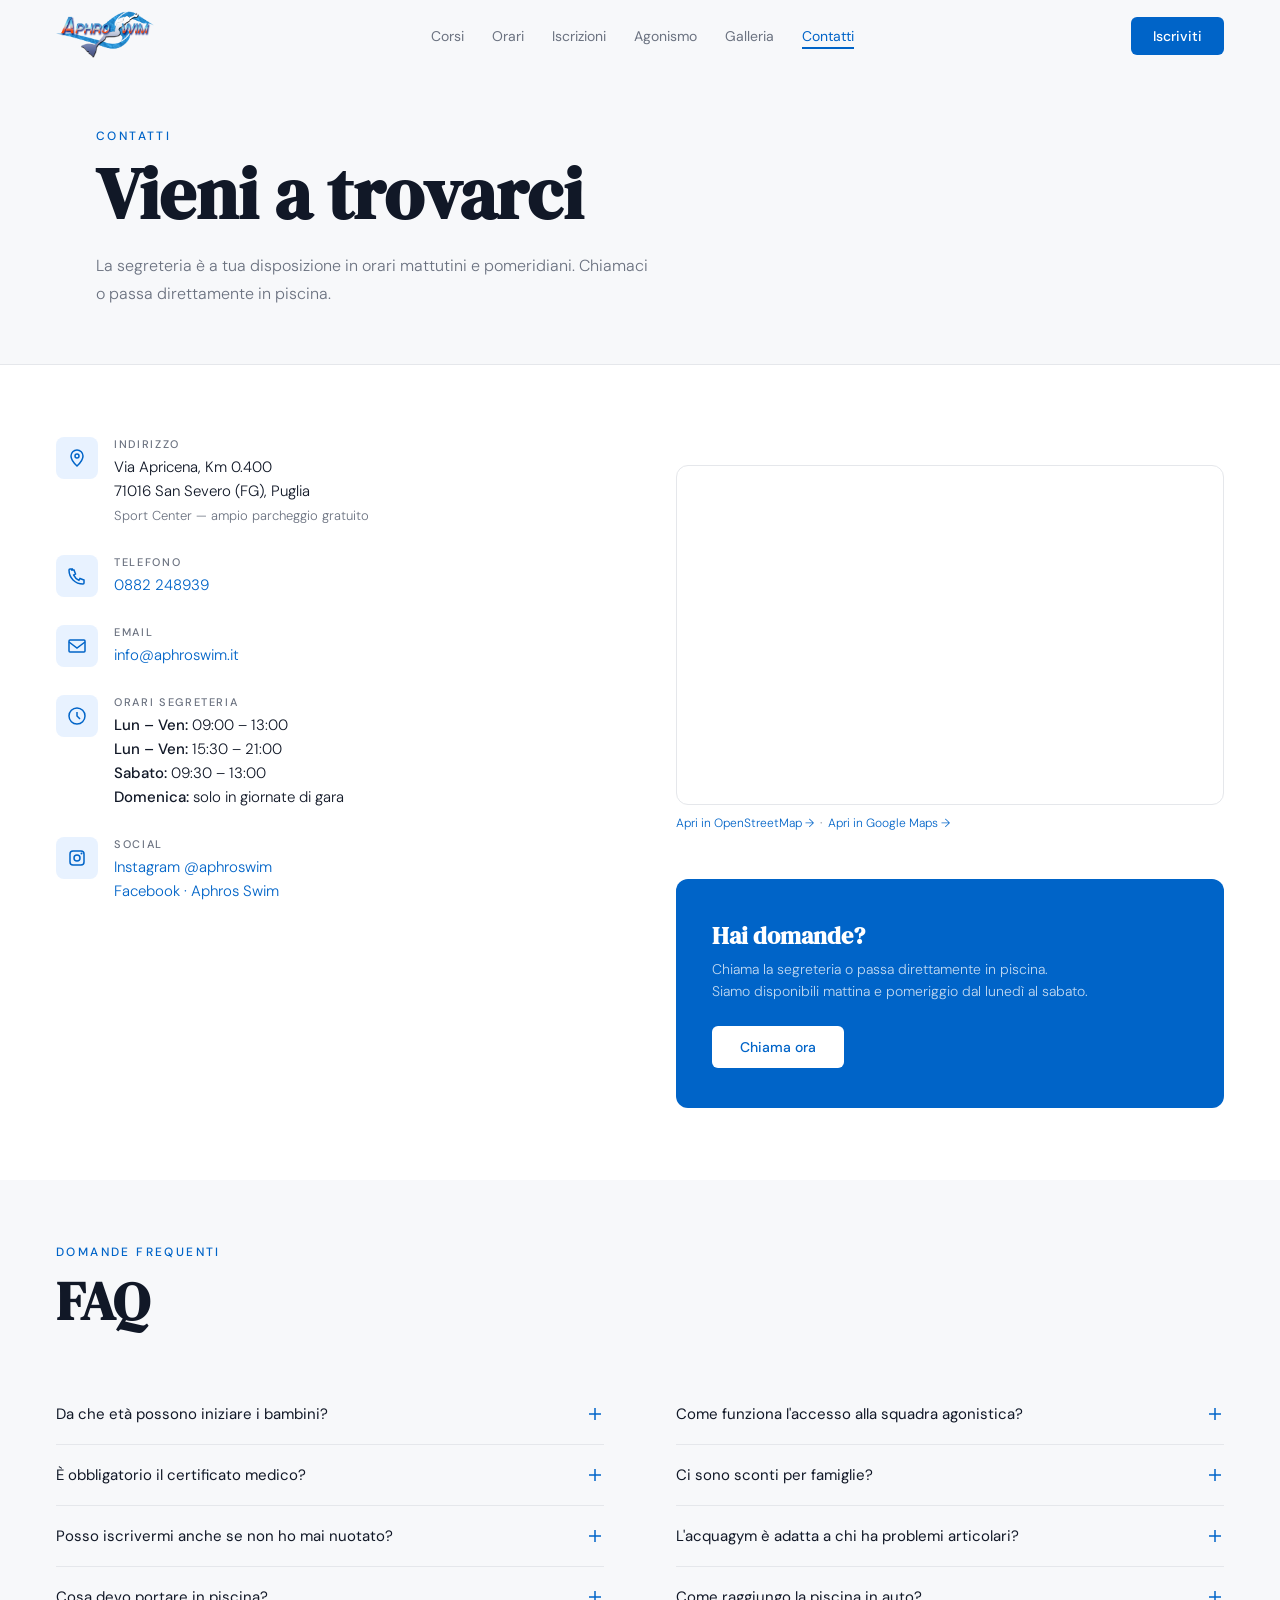
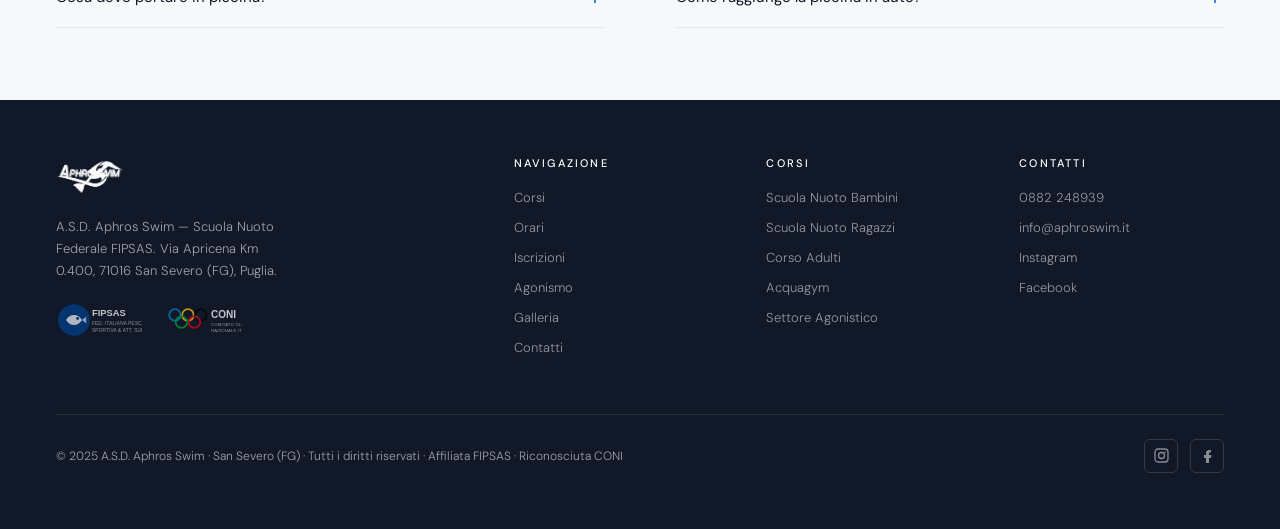
<file: contatti.html>
<!DOCTYPE html>
<html lang="it">
<head>
<meta charset="UTF-8">
<meta name="viewport" content="width=device-width, initial-scale=1.0">
<title>Contatti — Aphros Swim</title>
<link rel="preconnect" href="https://fonts.googleapis.com">
<link rel="preconnect" href="https://fonts.gstatic.com" crossorigin>
<link href="https://fonts.googleapis.com/css2?family=DM+Sans:wght@300;400;500&family=DM+Serif+Display:ital@0;1&display=swap" rel="stylesheet">
<link rel="stylesheet" href="style.css">
<style>
.cont-grid { display: grid; grid-template-columns: 1fr 1fr; gap: 72px; align-items: start; }

.ci-item { display: flex; gap: 16px; align-items: flex-start; margin-bottom: 28px; }
.ci-icon { width: 42px; height: 42px; flex-shrink: 0; background: var(--blue-light); border-radius: 8px; display: flex; align-items: center; justify-content: center; color: var(--blue); }
.ci-lbl { font-size: 11px; font-weight: 500; letter-spacing: .15em; text-transform: uppercase; color: var(--muted); margin-bottom: 4px; }
.ci-val { font-size: 15px; color: var(--text); line-height: 1.6; }
.ci-val a { color: var(--blue); text-decoration: none; }
.ci-val a:hover { text-decoration: underline; }

iframe.mappa { width: 100%; height: 340px; border: 0; border-radius: var(--radius); border: 1px solid var(--border); margin-top: 28px; display: block; }

/* FAQ */
.faq-cols { display: grid; grid-template-columns: 1fr 1fr; gap: 0 72px; margin-top: 52px; }
.faq-item { border-bottom: 1px solid var(--border); }
.faq-q { width: 100%; text-align: left; background: none; border: none; cursor: pointer; display: flex; justify-content: space-between; align-items: center; gap: 16px; padding: 20px 0; font-size: 15px; color: var(--text); font-family: 'DM Sans', sans-serif; transition: color .2s; }
.faq-q:hover { color: var(--blue); }
.faq-ic { flex-shrink: 0; width: 18px; height: 18px; color: var(--blue); transition: transform .3s; }
.faq-item.open .faq-ic { transform: rotate(45deg); }
.faq-a { font-size: 14px; color: var(--muted); line-height: 1.75; max-height: 0; overflow: hidden; transition: max-height .4s ease, padding-bottom .3s; }
.faq-item.open .faq-a { max-height: 240px; padding-bottom: 20px; }

.cta-call { background: var(--blue); border-radius: var(--radius); padding: 40px 36px; margin-top: 48px; display: flex; align-items: center; justify-content: space-between; gap: 24px; flex-wrap: wrap; }
.cta-call h3 { font-family: 'DM Serif Display', serif; font-size: 24px; color: #fff; margin-bottom: 6px; }
.cta-call p { font-size: 14px; color: rgba(255,255,255,.75); line-height: 1.6; }
.btn-white { font-size: 14px; font-weight: 500; background: #fff; color: var(--blue); border: none; padding: 12px 28px; border-radius: 6px; cursor: pointer; text-decoration: none; display: inline-block; transition: background .2s; white-space: nowrap; }
.btn-white:hover { background: #e8f2ff; }

@media(max-width:1024px) {
  .cont-grid { grid-template-columns: 1fr; gap: 48px; }
  .faq-cols { grid-template-columns: 1fr; }
  .cta-call { flex-direction: column; align-items: flex-start; }
}
</style>
</head>
<body>

<div class="page-hero">
  <div class="page-hero-inner">
    <div class="label r">Contatti</div>
    <h1 class="r">Vieni a trovarci</h1>
    <p class="r">La segreteria è a tua disposizione in orari mattutini e pomeridiani. Chiamaci o passa direttamente in piscina.</p>
  </div>
</div>

<section class="section">
  <div class="section-inner">
    <div class="cont-grid">

      <div>
        <div class="ci-item r">
          <div class="ci-icon"><svg width="18" height="18" viewBox="0 0 18 18" fill="none" stroke="currentColor" stroke-width="1.5"><path d="M9 1C5.686 1 3 3.686 3 7c0 4.5 6 10 6 10s6-5.5 6-10c0-3.314-2.686-6-6-6z"/><circle cx="9" cy="7" r="2"/></svg></div>
          <div>
            <div class="ci-lbl">Indirizzo</div>
            <div class="ci-val">Via Apricena, Km 0.400<br>71016 San Severo (FG), Puglia<br><small style="color:var(--muted);font-size:13px;">Sport Center — ampio parcheggio gratuito</small></div>
          </div>
        </div>
        <div class="ci-item r d1">
          <div class="ci-icon"><svg width="18" height="18" viewBox="0 0 18 18" fill="none" stroke="currentColor" stroke-width="1.5"><path d="M3 3h3l1.5 4-1.8 1.1a11 11 0 005.2 5.2L12 11.5l4 1.5v3a1 1 0 01-1 1C7.163 17 1 10.837 1 3a1 1 0 011-1h3z"/></svg></div>
          <div>
            <div class="ci-lbl">Telefono</div>
            <div class="ci-val"><a href="tel:+390882248939">0882 248939</a></div>
          </div>
        </div>
        <div class="ci-item r d2">
          <div class="ci-icon"><svg width="18" height="18" viewBox="0 0 18 18" fill="none" stroke="currentColor" stroke-width="1.5"><rect x="1" y="3" width="16" height="12" rx="1"/><path d="M1 5l8 6 8-6"/></svg></div>
          <div>
            <div class="ci-lbl">Email</div>
            <div class="ci-val"><a href="mailto:info@aphroswim.it">info@aphroswim.it</a></div>
          </div>
        </div>
        <div class="ci-item r d3">
          <div class="ci-icon"><svg width="18" height="18" viewBox="0 0 18 18" fill="none" stroke="currentColor" stroke-width="1.5"><circle cx="9" cy="9" r="8"/><path d="M9 5v4l3 3"/></svg></div>
          <div>
            <div class="ci-lbl">Orari segreteria</div>
            <div class="ci-val">
              <strong style="font-weight:500;">Lun – Ven:</strong> 09:00 – 13:00<br>
              <strong style="font-weight:500;">Lun – Ven:</strong> 15:30 – 21:00<br>
              <strong style="font-weight:500;">Sabato:</strong> 09:30 – 13:00<br>
              <strong style="font-weight:500;">Domenica:</strong> solo in giornate di gara
            </div>
          </div>
        </div>
        <div class="ci-item r">
          <div class="ci-icon"><svg width="18" height="18" viewBox="0 0 18 18" fill="none" stroke="currentColor" stroke-width="1.5"><rect x="2" y="2" width="14" height="14" rx="3"/><circle cx="9" cy="9" r="3"/><circle cx="13.5" cy="4.5" r="1" fill="currentColor" stroke="none"/></svg></div>
          <div>
            <div class="ci-lbl">Social</div>
            <div class="ci-val">
              <a href="https://www.instagram.com/aphroswim/" target="_blank">Instagram @aphroswim</a><br>
              <a href="https://www.facebook.com/people/Aphros-Swim/100064002222136/" target="_blank">Facebook · Aphros Swim</a>
            </div>
          </div>
        </div>
      </div>

      <div class="r d1">
        <iframe class="mappa"
          src="https://www.openstreetmap.org/export/embed.html?bbox=15.3420%2C41.6780%2C15.3820%2C41.7020&layer=mapnik&marker=41.6900%2C15.3620"
          title="Mappa Aphros Swim San Severo" loading="lazy">
        </iframe>
        <p style="margin-top:10px;font-size:12px;color:var(--muted);">
          <a href="https://www.openstreetmap.org/?mlat=41.6900&mlon=15.3620#map=15/41.6900/15.3620" target="_blank" style="color:var(--blue);text-decoration:none;">Apri in OpenStreetMap →</a>
          &nbsp;·&nbsp;
          <a href="https://maps.google.com/?q=Via+Apricena+Km+0.400+San+Severo+FG" target="_blank" style="color:var(--blue);text-decoration:none;">Apri in Google Maps →</a>
        </p>

        <div class="cta-call r d2">
          <div>
            <h3>Hai domande?</h3>
            <p>Chiama la segreteria o passa direttamente in piscina.<br>Siamo disponibili mattina e pomeriggio dal lunedì al sabato.</p>
          </div>
          <a href="tel:+390882248939" class="btn-white">Chiama ora</a>
        </div>
      </div>

    </div>
  </div>
</section>

<!-- FAQ -->
<section class="section" style="background:var(--bg);padding-top:64px;">
  <div class="section-inner">
    <div class="label r">Domande frequenti</div>
    <h2 class="section-title r">FAQ</h2>

    <div class="faq-cols">
      <div>
        <div class="faq-item r">
          <button class="faq-q" onclick="toggleFaq(this)">Da che età possono iniziare i bambini?<svg class="faq-ic" viewBox="0 0 18 18" fill="none" stroke="currentColor" stroke-width="1.5"><line x1="9" y1="3" x2="9" y2="15"/><line x1="3" y1="9" x2="15" y2="9"/></svg></button>
          <div class="faq-a">Accettiamo bambini a partire dai 4 anni. Il gruppo dei più piccoli si concentra sulla confidenza con l'acqua e il galleggiamento, per poi progredire gradualmente verso le tecniche di nuoto vere e proprie.</div>
        </div>
        <div class="faq-item r d1">
          <button class="faq-q" onclick="toggleFaq(this)">È obbligatorio il certificato medico?<svg class="faq-ic" viewBox="0 0 18 18" fill="none" stroke="currentColor" stroke-width="1.5"><line x1="9" y1="3" x2="9" y2="15"/><line x1="3" y1="9" x2="15" y2="9"/></svg></button>
          <div class="faq-a">Sì, è obbligatorio per legge. Serve il certificato medico non agonistico, 1 foto tessera e la compilazione dell'informativa dati personali. Per l'agonismo serve invece il certificato di idoneità agonistica.</div>
        </div>
        <div class="faq-item r d2">
          <button class="faq-q" onclick="toggleFaq(this)">Posso iscrivermi anche se non ho mai nuotato?<svg class="faq-ic" viewBox="0 0 18 18" fill="none" stroke="currentColor" stroke-width="1.5"><line x1="9" y1="3" x2="9" y2="15"/><line x1="3" y1="9" x2="15" y2="9"/></svg></button>
          <div class="faq-a">Assolutamente sì. Il corso adulti principianti è pensato per chi non ha mai nuotato. Gruppi piccoli, ambiente sicuro e metodologia progressiva garantiscono una crescita rapida e senza stress.</div>
        </div>
        <div class="faq-item r d3">
          <button class="faq-q" onclick="toggleFaq(this)">Cosa devo portare in piscina?<svg class="faq-ic" viewBox="0 0 18 18" fill="none" stroke="currentColor" stroke-width="1.5"><line x1="9" y1="3" x2="9" y2="15"/><line x1="3" y1="9" x2="15" y2="9"/></svg></button>
          <div class="faq-a">Costume olimpionico, cuffia (obbligatoria in vasca), occhialini, ciabatte per piscina e accappatoio. È consigliato il docciaschuma antimicotico per l'igiene in piscina.</div>
        </div>
      </div>
      <div>
        <div class="faq-item r">
          <button class="faq-q" onclick="toggleFaq(this)">Come funziona l'accesso alla squadra agonistica?<svg class="faq-ic" viewBox="0 0 18 18" fill="none" stroke="currentColor" stroke-width="1.5"><line x1="9" y1="3" x2="9" y2="15"/><line x1="3" y1="9" x2="15" y2="9"/></svg></button>
          <div class="faq-a">Contattaci per fissare una seduta di valutazione con i nostri tecnici. Vengono osservati tecnica di nuoto, condizione fisica e motivazione. Età minima indicativa: 10 anni. Serve il certificato di idoneità agonistica.</div>
        </div>
        <div class="faq-item r d1">
          <button class="faq-q" onclick="toggleFaq(this)">Ci sono sconti per famiglie?<svg class="faq-ic" viewBox="0 0 18 18" fill="none" stroke="currentColor" stroke-width="1.5"><line x1="9" y1="3" x2="9" y2="15"/><line x1="3" y1="9" x2="15" y2="9"/></svg></button>
          <div class="faq-a">Sì, per famiglie con 2 o più iscritti è prevista una riduzione sulla quota stagionale. Per le tariffe aggiornate contattare la segreteria al 0882 248939.</div>
        </div>
        <div class="faq-item r d2">
          <button class="faq-q" onclick="toggleFaq(this)">L'acquagym è adatta a chi ha problemi articolari?<svg class="faq-ic" viewBox="0 0 18 18" fill="none" stroke="currentColor" stroke-width="1.5"><line x1="9" y1="3" x2="9" y2="15"/><line x1="3" y1="9" x2="15" y2="9"/></svg></button>
          <div class="faq-a">Sì, è uno degli esercizi a più basso impatto disponibili. La spinta idrostatica riduce il peso corporeo di circa il 90%, eliminando quasi completamente lo stress su articolazioni e cartilagini. Adatta anche in fase post-operatoria, previa autorizzazione medica.</div>
        </div>
        <div class="faq-item r d3">
          <button class="faq-q" onclick="toggleFaq(this)">Come raggiungo la piscina in auto?<svg class="faq-ic" viewBox="0 0 18 18" fill="none" stroke="currentColor" stroke-width="1.5"><line x1="9" y1="3" x2="9" y2="15"/><line x1="3" y1="9" x2="15" y2="9"/></svg></button>
          <div class="faq-a">Via Apricena, Km 0.400, all'interno dello Sport Center di San Severo. Raggiungibile dalla SS89 uscita San Severo Nord e dalla SS16. Ampio parcheggio gratuito sul posto.</div>
        </div>
      </div>
    </div>
  </div>
</section>

<script src="shared.js"></script>
<script>
function toggleFaq(btn) {
  const item = btn.closest('.faq-item');
  const was = item.classList.contains('open');
  document.querySelectorAll('.faq-item.open').forEach(i => i.classList.remove('open'));
  if (!was) item.classList.add('open');
}
</script>
</body>
</html>
</file>
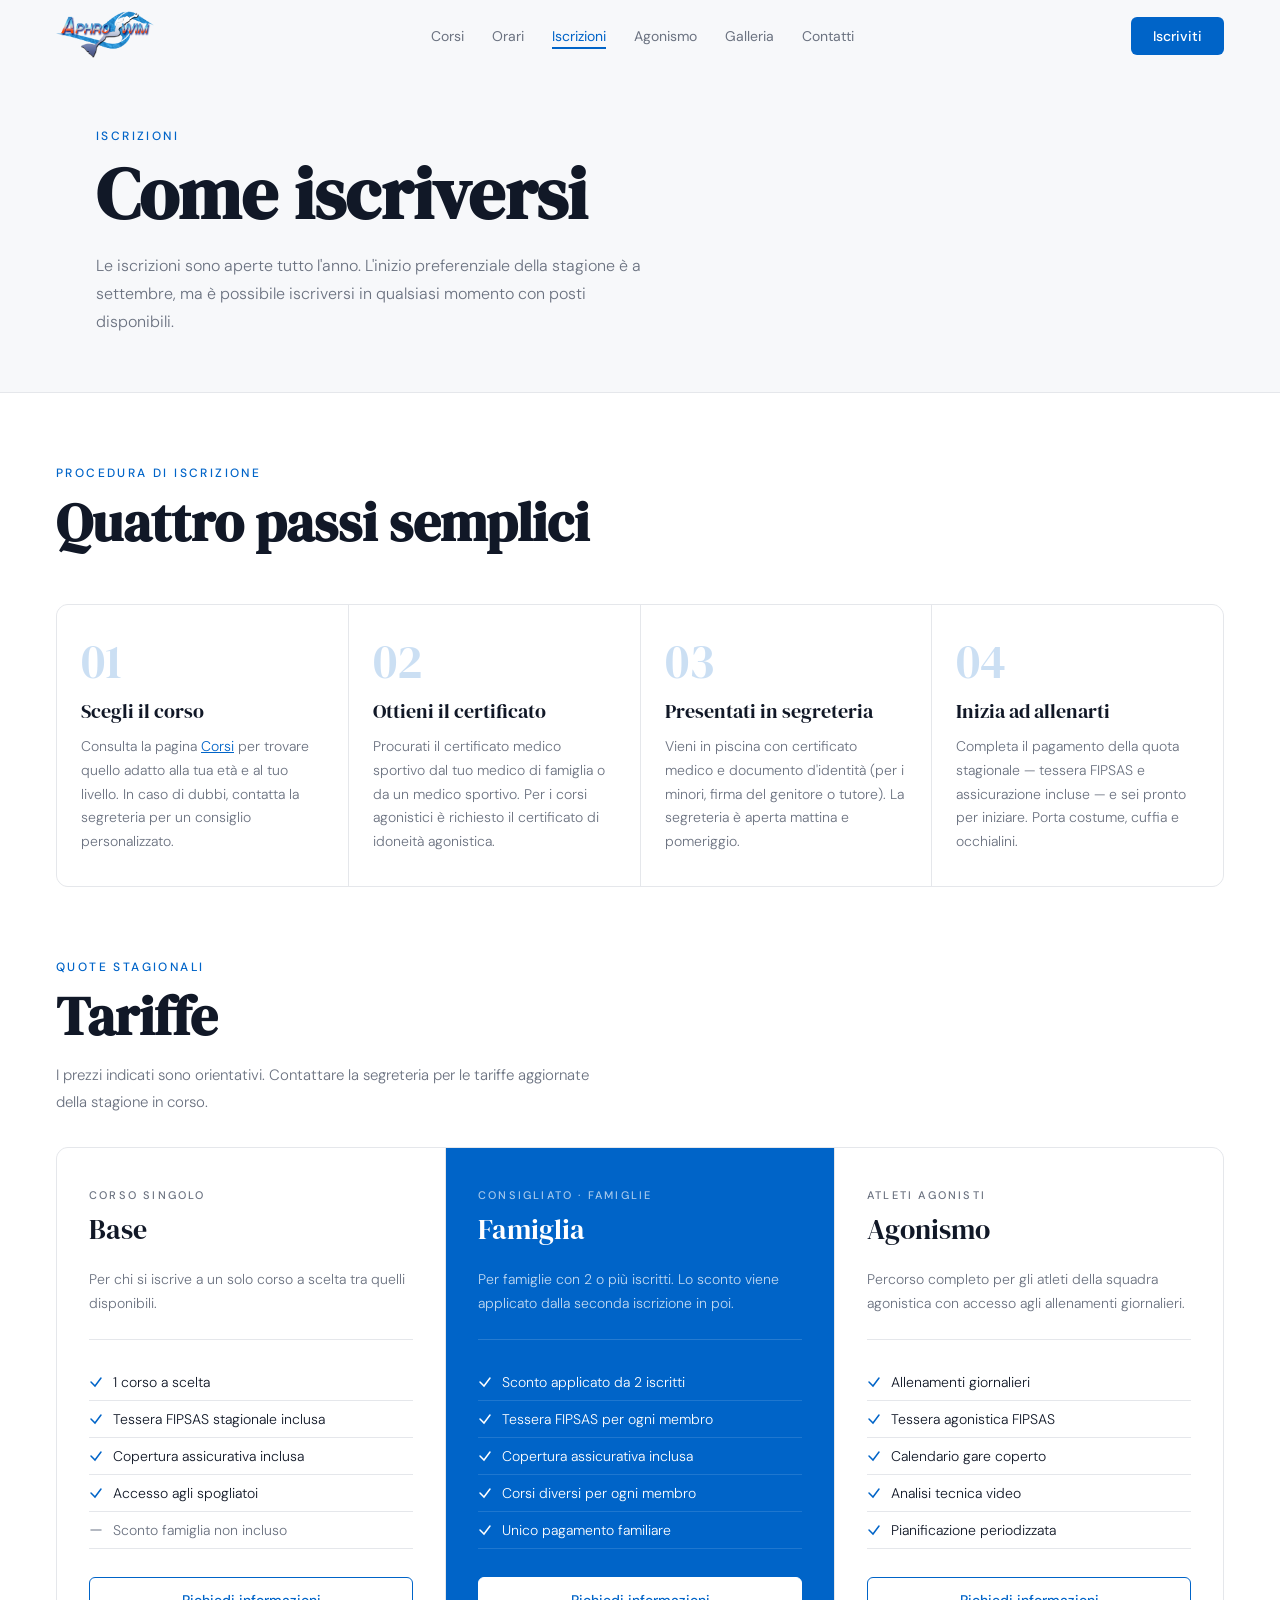
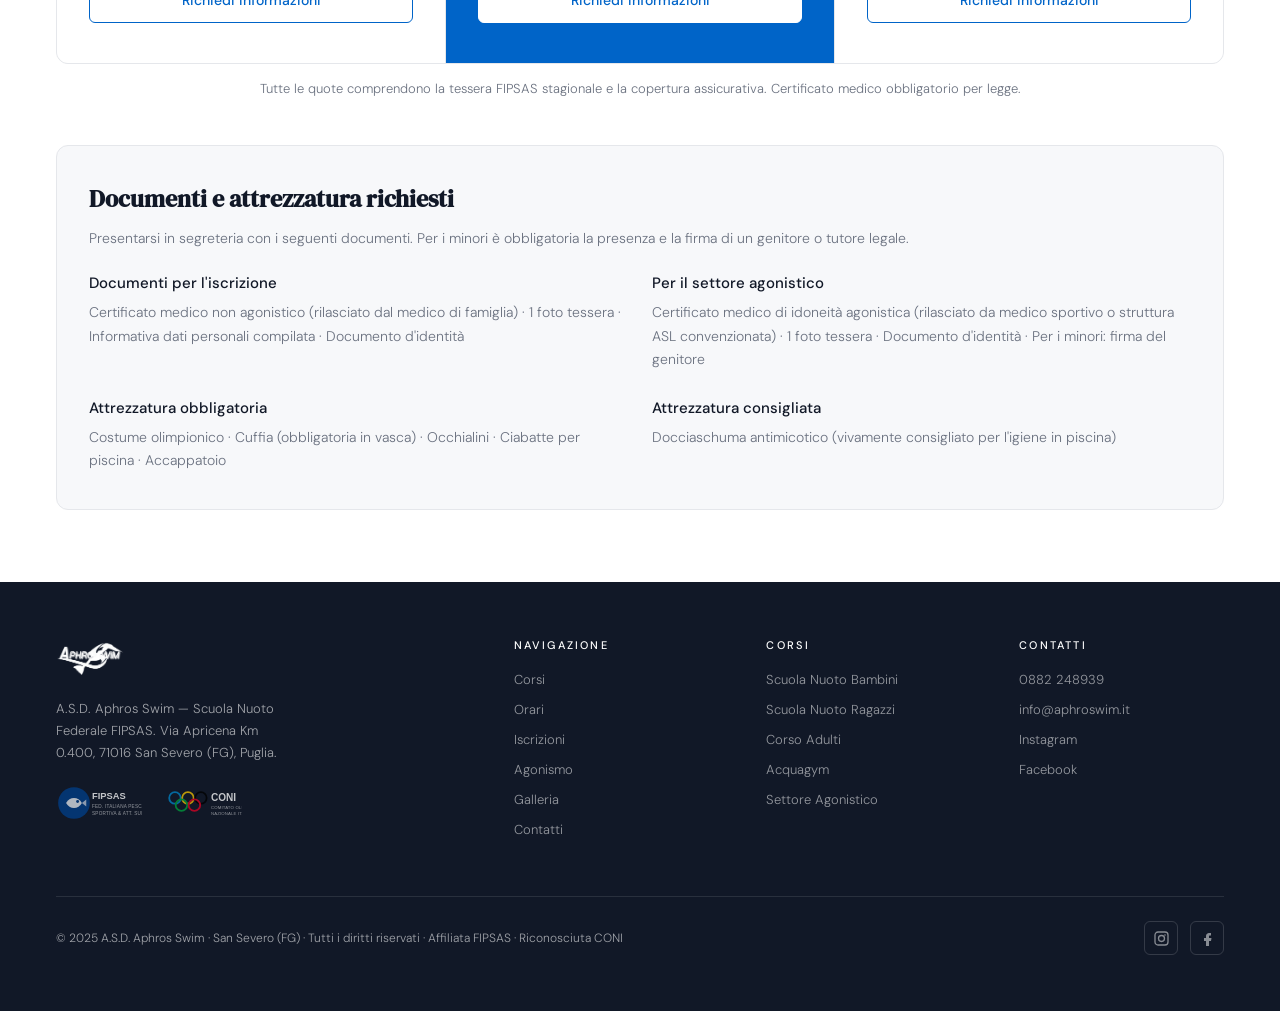
<file: iscrizioni.html>
<!DOCTYPE html>
<html lang="it">
<head>
<meta charset="UTF-8">
<meta name="viewport" content="width=device-width, initial-scale=1.0">
<title>Iscrizioni — Aphros Swim</title>
<link rel="preconnect" href="https://fonts.googleapis.com">
<link rel="preconnect" href="https://fonts.gstatic.com" crossorigin>
<link href="https://fonts.googleapis.com/css2?family=DM+Sans:wght@300;400;500&family=DM+Serif+Display:ital@0;1&display=swap" rel="stylesheet">
<link rel="stylesheet" href="style.css">
<style>
/* HOW TO */
.steps { display: grid; grid-template-columns: repeat(4,1fr); gap: 1px; background: var(--border); border: 1px solid var(--border); border-radius: var(--radius); overflow: hidden; margin-top: 52px; }
.step { background: var(--white); padding: 32px 24px; }
.step-n { font-family: 'DM Serif Display', serif; font-size: 48px; line-height: 1; color: var(--blue); opacity: .2; margin-bottom: 12px; }
.step-t { font-family: 'DM Serif Display', serif; font-size: 20px; color: var(--text); margin-bottom: 10px; }
.step-p { font-size: 14px; color: var(--muted); line-height: 1.7; }

/* PREZZI */
.prezzi-grid { display: grid; grid-template-columns: repeat(3,1fr); gap: 1px; background: var(--border); border: 1px solid var(--border); border-radius: var(--radius); overflow: hidden; margin-top: 24px; }
.pcard { background: var(--white); padding: 40px 32px; }
.pcard.feat { background: var(--blue); }
.p-lbl { font-size: 11px; font-weight: 500; letter-spacing: .2em; text-transform: uppercase; color: var(--muted); margin-bottom: 8px; }
.pcard.feat .p-lbl { color: rgba(255,255,255,.65); }
.p-nome { font-family: 'DM Serif Display', serif; font-size: 28px; color: var(--text); margin-bottom: 20px; }
.pcard.feat .p-nome { color: #fff; }
.p-desc { font-size: 14px; color: var(--muted); line-height: 1.7; margin-bottom: 24px; border-bottom: 1px solid var(--border); padding-bottom: 24px; }
.pcard.feat .p-desc { color: rgba(255,255,255,.75); border-color: rgba(255,255,255,.15); }
.p-list { list-style: none; }
.p-list li { font-size: 14px; color: var(--muted); padding: 9px 0; border-bottom: 1px solid var(--border); display: flex; align-items: center; gap: 10px; }
.pcard.feat .p-list li { color: rgba(255,255,255,.8); border-color: rgba(255,255,255,.12); }
.p-list li.yes { color: var(--text); }
.pcard.feat .p-list li.yes { color: #fff; }
.ck { width: 14px; height: 14px; flex-shrink: 0; }
.p-cta { display: block; text-align: center; margin-top: 28px; font-size: 14px; font-weight: 500; text-decoration: none; padding: 13px; border-radius: 6px; border: 1.5px solid var(--blue); color: var(--blue); transition: .2s; }
.p-cta:hover { background: var(--blue); color: #fff; }
.pcard.feat .p-cta { background: #fff; color: var(--blue); border-color: #fff; }
.pcard.feat .p-cta:hover { background: rgba(255,255,255,.88); }

.cert-box { background: var(--bg); border-radius: var(--radius); border: 1px solid var(--border); padding: 36px 32px; margin-top: 48px; }
.cert-box h3 { font-family: 'DM Serif Display', serif; font-size: 24px; margin-bottom: 12px; }
.cert-grid { display: grid; grid-template-columns: 1fr 1fr; gap: 24px; margin-top: 20px; }
.cert-item { font-size: 14px; color: var(--muted); line-height: 1.7; }
.cert-item strong { display: block; color: var(--text); font-weight: 500; margin-bottom: 4px; font-size: 15px; }

@media(max-width:1024px) {
  .steps { grid-template-columns: repeat(2,1fr); }
  .prezzi-grid { grid-template-columns: 1fr; }
  .cert-grid { grid-template-columns: 1fr; }
}
@media(max-width:640px) {
  .steps { grid-template-columns: 1fr; }
}
</style>
</head>
<body>

<div class="page-hero">
  <div class="page-hero-inner">
    <div class="label r">Iscrizioni</div>
    <h1 class="r">Come iscriversi</h1>
    <p class="r">Le iscrizioni sono aperte tutto l'anno. L'inizio preferenziale della stagione è a settembre, ma è possibile iscriversi in qualsiasi momento con posti disponibili.</p>
  </div>
</div>

<section class="section">
  <div class="section-inner">

    <div class="label r">Procedura di iscrizione</div>
    <h2 class="section-title r">Quattro passi semplici</h2>

    <div class="steps">
      <div class="step r">
        <div class="step-n">01</div>
        <div class="step-t">Scegli il corso</div>
        <p class="step-p">Consulta la pagina <a href="corsi.html" style="color:var(--blue)">Corsi</a> per trovare quello adatto alla tua età e al tuo livello. In caso di dubbi, contatta la segreteria per un consiglio personalizzato.</p>
      </div>
      <div class="step r d1">
        <div class="step-n">02</div>
        <div class="step-t">Ottieni il certificato</div>
        <p class="step-p">Procurati il certificato medico sportivo dal tuo medico di famiglia o da un medico sportivo. Per i corsi agonistici è richiesto il certificato di idoneità agonistica.</p>
      </div>
      <div class="step r d2">
        <div class="step-n">03</div>
        <div class="step-t">Presentati in segreteria</div>
        <p class="step-p">Vieni in piscina con certificato medico e documento d'identità (per i minori, firma del genitore o tutore). La segreteria è aperta mattina e pomeriggio.</p>
      </div>
      <div class="step r d3">
        <div class="step-n">04</div>
        <div class="step-t">Inizia ad allenarti</div>
        <p class="step-p">Completa il pagamento della quota stagionale — tessera FIPSAS e assicurazione incluse — e sei pronto per iniziare. Porta costume, cuffia e occhialini.</p>
      </div>
    </div>

    <!-- PREZZI -->
    <div style="margin-top:72px;">
      <div class="label r">Quote stagionali</div>
      <h2 class="section-title r">Tariffe</h2>
      <p class="section-sub r" style="margin-bottom:0">I prezzi indicati sono orientativi. Contattare la segreteria per le tariffe aggiornate della stagione in corso.</p>

      <div class="prezzi-grid" style="margin-top:32px;">
        <div class="pcard r">
          <div class="p-lbl">Corso singolo</div>
          <div class="p-nome">Base</div>
          <p class="p-desc">Per chi si iscrive a un solo corso a scelta tra quelli disponibili.</p>
          <ul class="p-list">
            <li class="yes"><svg class="ck" viewBox="0 0 14 14" fill="none"><polyline points="2,7 6,11 12,3" stroke="#0064c8" stroke-width="1.5" stroke-linecap="round"/></svg>1 corso a scelta</li>
            <li class="yes"><svg class="ck" viewBox="0 0 14 14" fill="none"><polyline points="2,7 6,11 12,3" stroke="#0064c8" stroke-width="1.5" stroke-linecap="round"/></svg>Tessera FIPSAS stagionale inclusa</li>
            <li class="yes"><svg class="ck" viewBox="0 0 14 14" fill="none"><polyline points="2,7 6,11 12,3" stroke="#0064c8" stroke-width="1.5" stroke-linecap="round"/></svg>Copertura assicurativa inclusa</li>
            <li class="yes"><svg class="ck" viewBox="0 0 14 14" fill="none"><polyline points="2,7 6,11 12,3" stroke="#0064c8" stroke-width="1.5" stroke-linecap="round"/></svg>Accesso agli spogliatoi</li>
            <li><svg class="ck" viewBox="0 0 14 14" fill="none"><line x1="2" y1="7" x2="12" y2="7" stroke="#9ca3af" stroke-width="1.5" stroke-linecap="round"/></svg>Sconto famiglia non incluso</li>
          </ul>
          <a href="contatti.html" class="p-cta">Richiedi informazioni</a>
        </div>
        <div class="pcard feat r d1">
          <div class="p-lbl">Consigliato · Famiglie</div>
          <div class="p-nome">Famiglia</div>
          <p class="p-desc">Per famiglie con 2 o più iscritti. Lo sconto viene applicato dalla seconda iscrizione in poi.</p>
          <ul class="p-list">
            <li class="yes"><svg class="ck" viewBox="0 0 14 14" fill="none"><polyline points="2,7 6,11 12,3" stroke="white" stroke-width="1.5" stroke-linecap="round"/></svg>Sconto applicato da 2 iscritti</li>
            <li class="yes"><svg class="ck" viewBox="0 0 14 14" fill="none"><polyline points="2,7 6,11 12,3" stroke="white" stroke-width="1.5" stroke-linecap="round"/></svg>Tessera FIPSAS per ogni membro</li>
            <li class="yes"><svg class="ck" viewBox="0 0 14 14" fill="none"><polyline points="2,7 6,11 12,3" stroke="white" stroke-width="1.5" stroke-linecap="round"/></svg>Copertura assicurativa inclusa</li>
            <li class="yes"><svg class="ck" viewBox="0 0 14 14" fill="none"><polyline points="2,7 6,11 12,3" stroke="white" stroke-width="1.5" stroke-linecap="round"/></svg>Corsi diversi per ogni membro</li>
            <li class="yes"><svg class="ck" viewBox="0 0 14 14" fill="none"><polyline points="2,7 6,11 12,3" stroke="white" stroke-width="1.5" stroke-linecap="round"/></svg>Unico pagamento familiare</li>
          </ul>
          <a href="contatti.html" class="p-cta">Richiedi informazioni</a>
        </div>
        <div class="pcard r d2">
          <div class="p-lbl">Atleti agonisti</div>
          <div class="p-nome">Agonismo</div>
          <p class="p-desc">Percorso completo per gli atleti della squadra agonistica con accesso agli allenamenti giornalieri.</p>
          <ul class="p-list">
            <li class="yes"><svg class="ck" viewBox="0 0 14 14" fill="none"><polyline points="2,7 6,11 12,3" stroke="#0064c8" stroke-width="1.5" stroke-linecap="round"/></svg>Allenamenti giornalieri</li>
            <li class="yes"><svg class="ck" viewBox="0 0 14 14" fill="none"><polyline points="2,7 6,11 12,3" stroke="#0064c8" stroke-width="1.5" stroke-linecap="round"/></svg>Tessera agonistica FIPSAS</li>
            <li class="yes"><svg class="ck" viewBox="0 0 14 14" fill="none"><polyline points="2,7 6,11 12,3" stroke="#0064c8" stroke-width="1.5" stroke-linecap="round"/></svg>Calendario gare coperto</li>
            <li class="yes"><svg class="ck" viewBox="0 0 14 14" fill="none"><polyline points="2,7 6,11 12,3" stroke="#0064c8" stroke-width="1.5" stroke-linecap="round"/></svg>Analisi tecnica video</li>
            <li class="yes"><svg class="ck" viewBox="0 0 14 14" fill="none"><polyline points="2,7 6,11 12,3" stroke="#0064c8" stroke-width="1.5" stroke-linecap="round"/></svg>Pianificazione periodizzata</li>
          </ul>
          <a href="contatti.html" class="p-cta">Richiedi informazioni</a>
        </div>
      </div>

      <p class="r" style="margin-top:16px;font-size:13px;color:var(--muted);text-align:center;">
        Tutte le quote comprendono la tessera FIPSAS stagionale e la copertura assicurativa. Certificato medico obbligatorio per legge.
      </p>
    </div>

    <!-- DOCUMENTI -->
    <div class="cert-box r">
      <h3>Documenti e attrezzatura richiesti</h3>
      <p style="font-size:14px;color:var(--muted);line-height:1.7;">Presentarsi in segreteria con i seguenti documenti. Per i minori è obbligatoria la presenza e la firma di un genitore o tutore legale.</p>
      <div class="cert-grid">
        <div class="cert-item">
          <strong>Documenti per l'iscrizione</strong>
          Certificato medico non agonistico (rilasciato dal medico di famiglia) · 1 foto tessera · Informativa dati personali compilata · Documento d'identità
        </div>
        <div class="cert-item">
          <strong>Per il settore agonistico</strong>
          Certificato medico di idoneità agonistica (rilasciato da medico sportivo o struttura ASL convenzionata) · 1 foto tessera · Documento d'identità · Per i minori: firma del genitore
        </div>
        <div class="cert-item">
          <strong>Attrezzatura obbligatoria</strong>
          Costume olimpionico · Cuffia (obbligatoria in vasca) · Occhialini · Ciabatte per piscina · Accappatoio
        </div>
        <div class="cert-item">
          <strong>Attrezzatura consigliata</strong>
          Docciaschuma antimicotico (vivamente consigliato per l'igiene in piscina)
        </div>
      </div>
    </div>

  </div>
</section>

<script src="shared.js"></script>
</body>
</html>
</file>
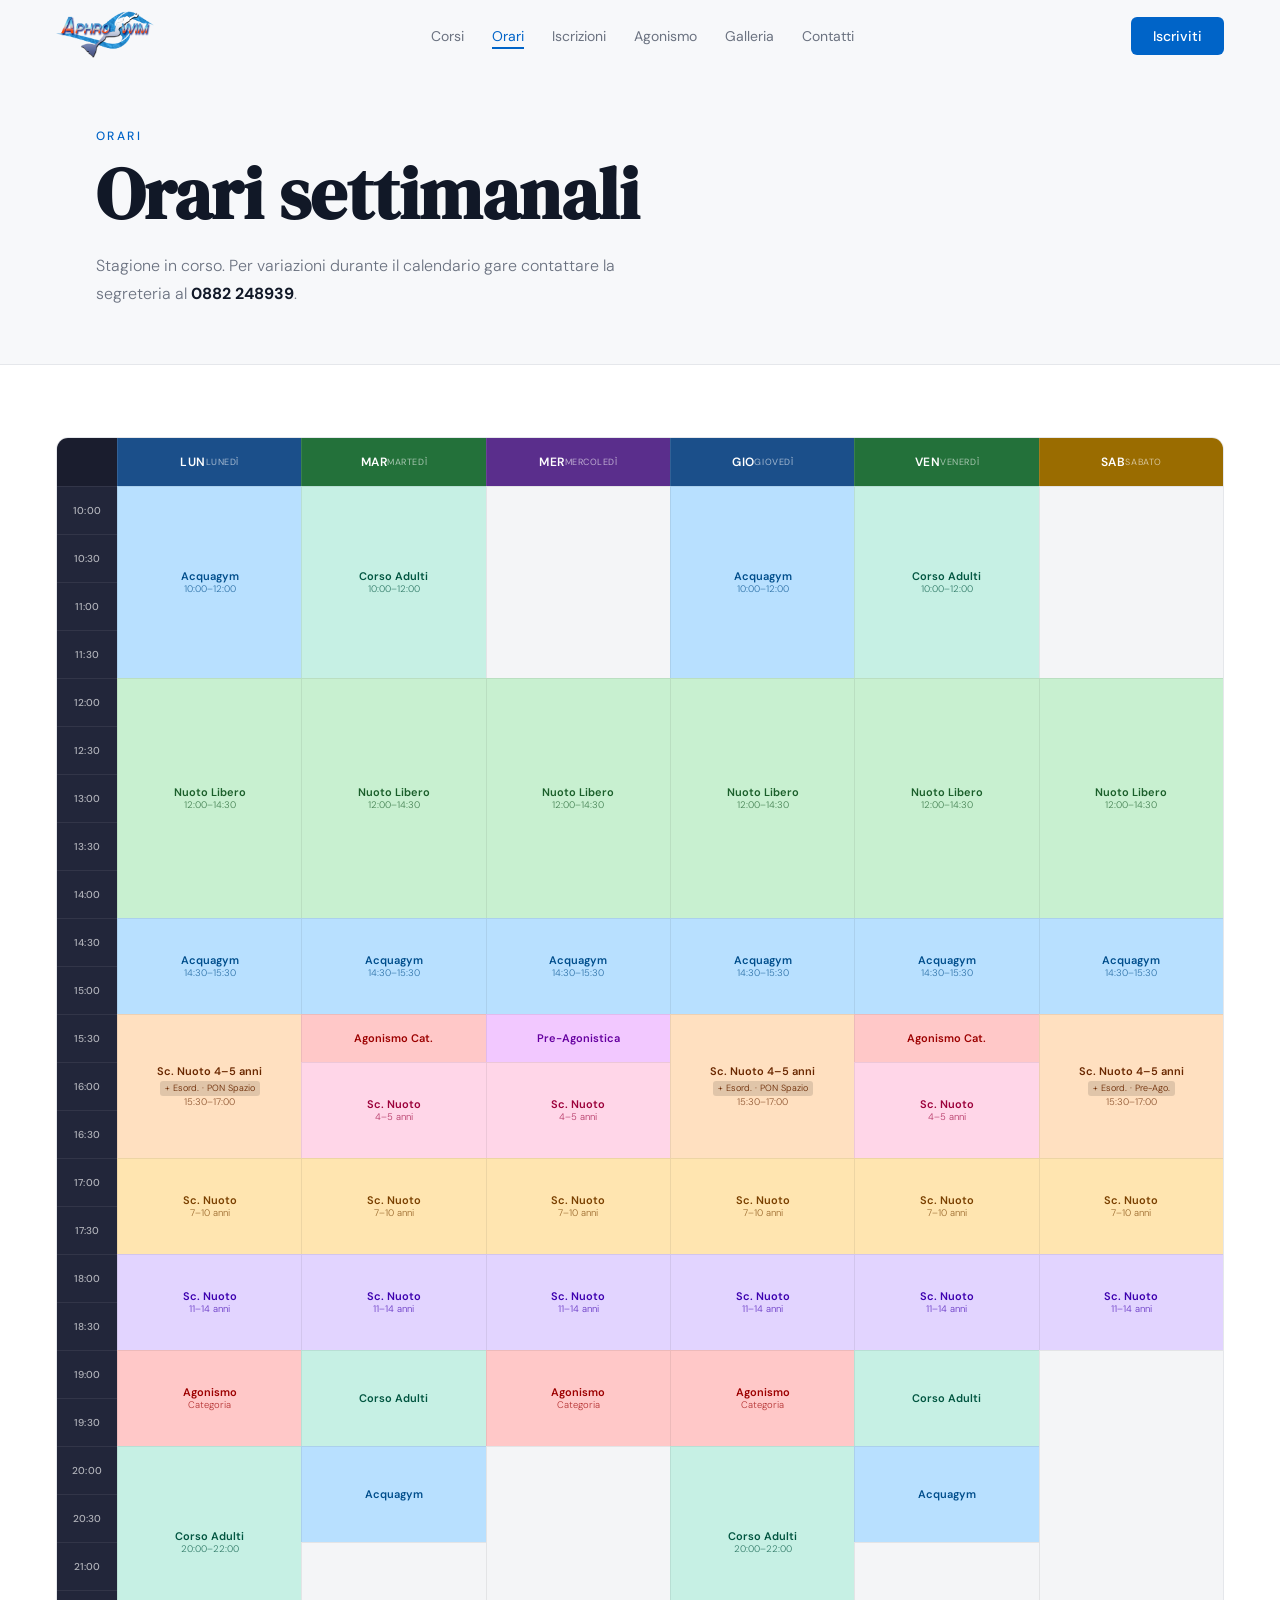
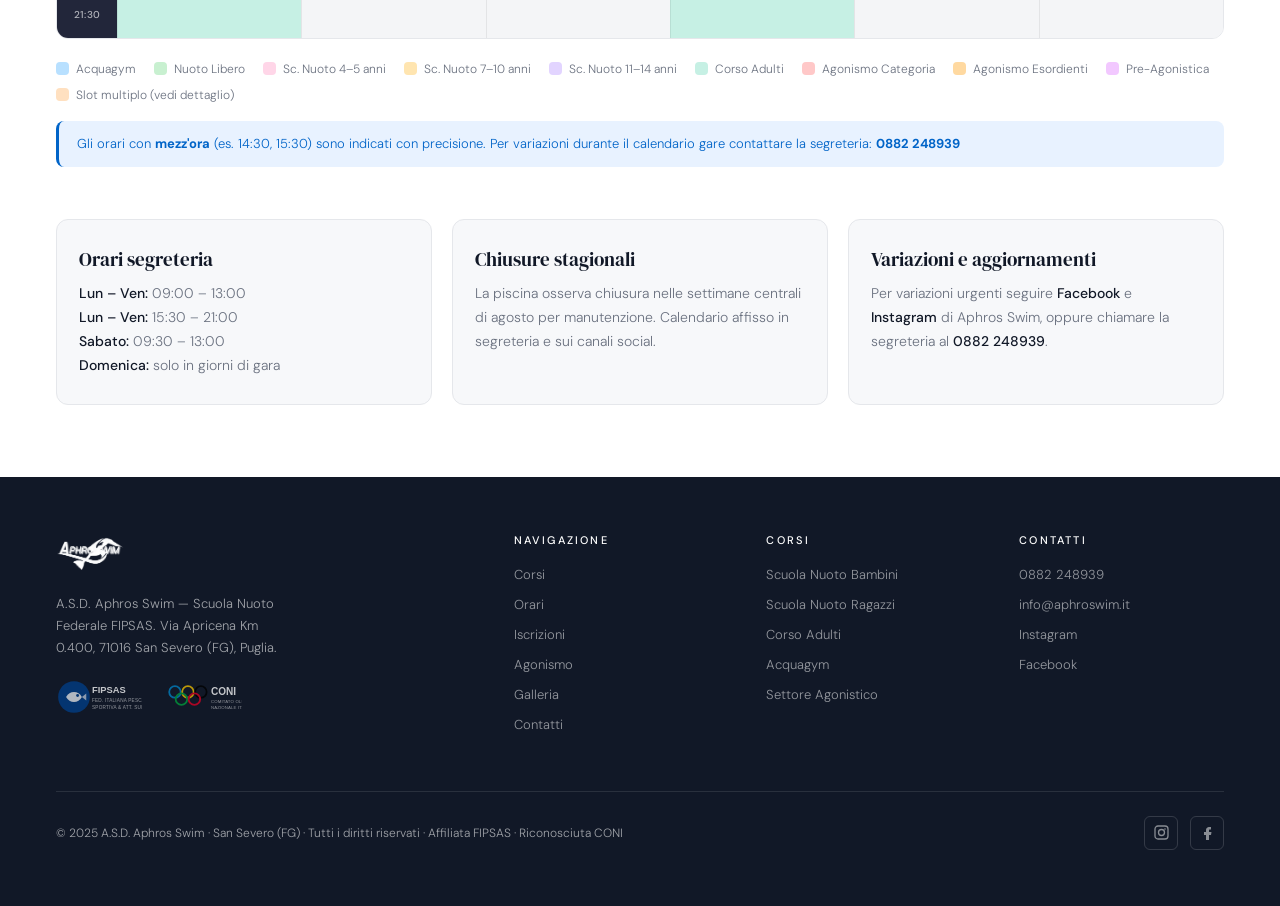
<file: orari.html>
<!DOCTYPE html>
<html lang="it">
<head>
<meta charset="UTF-8">
<meta name="viewport" content="width=device-width, initial-scale=1.0">
<title>Orari — Aphros Swim</title>
<link rel="preconnect" href="https://fonts.googleapis.com">
<link rel="preconnect" href="https://fonts.gstatic.com" crossorigin>
<link href="https://fonts.googleapis.com/css2?family=DM+Sans:wght@300;400;500&family=DM+Serif+Display:ital@0;1&display=swap" rel="stylesheet">
<link rel="stylesheet" href="style.css">
<style>

/* ── COLORI ─────────────────────────── */
:root {
  --c-acq:    #b8e0ff; --c-acq-t:  #004e8c;
  --c-lib:    #c8f0d0; --c-lib-t:  #1a5e2a;
  --c-b45:    #ffd6e8; --c-b45-t:  #9c003a;
  --c-b710:   #ffe5b0; --c-b710-t: #7a4000;
  --c-rag:    #e2d4ff; --c-rag-t:  #3d00b0;
  --c-adu:    #c6f0e4; --c-adu-t:  #005540;
  --c-ago:    #ffc8c8; --c-ago-t:  #9c0000;
  --c-eso:    #ffd9a0; --c-eso-t:  #7a3500;
  --c-pre:    #f2c8ff; --c-pre-t:  #6600a0;
  --c-pon:    #c8e8ff; --c-pon-t:  #004e7a;
  --c-mix:    #ffe0c0; --c-mix-t:  #6a2800;
  --c-empty:  #f4f5f7;
  --hbg:      #1a1d2e;
  --tbg:      #22263a;
}

/* ── WRAPPER ─────────────────────────── */
.orari-outer {
  overflow-x: auto;
  -webkit-overflow-scrolling: touch;
  border-radius: var(--radius);
  border: 1.5px solid var(--border);
}

/* 
  Grid: col 0 = time label (60px)
        col 1-6 = 6 days
  Rows: defined by named grid rows, one per half-hour slot 10:00–21:30
  Each slot = 1fr, cells spanning multiple slots for longer blocks
*/
.og {
  display: grid;
  grid-template-columns: 60px repeat(6, 1fr);
  /* 24 half-hour slots: 10:00,10:30,11:00,...,21:30 = header + 24 rows */
  grid-template-rows: 48px repeat(24, 48px);
  min-width: 620px;
  font-size: 12px;
}

/* ── HEADER ROW ─────────────────────── */
.oh {
  grid-row: 1;
  display: flex; align-items: center; justify-content: center;
  text-align: center;
  font-weight: 600; font-size: 12px;
  text-transform: uppercase; letter-spacing: .04em;
  color: #fff;
  border-left: 1px solid rgba(255,255,255,.1);
}
.oh.corner { background: var(--hbg); border-left: none; }
.oh.lun { background: #1b4f8a; }
.oh.mar { background: #23713a; }
.oh.mer { background: #5a2e8c; }
.oh.gio { background: #1b4f8a; }
.oh.ven { background: #23713a; }
.oh.sab { background: #9a6c00; }
.oh small { display: block; font-size: 9px; font-weight: 400; opacity: .6; margin-top: 1px; letter-spacing: .06em; }

/* ── TIME LABELS ─────────────────────── */
.ot {
  grid-column: 1;
  background: var(--tbg);
  color: rgba(255,255,255,.65);
  font-size: 10px; font-weight: 500;
  display: flex; align-items: center; justify-content: center;
  text-align: center;
  border-top: 1px solid rgba(255,255,255,.07);
  letter-spacing: .02em;
  padding: 2px;
}

/* ── CONTENT CELLS ───────────────────── */
.oc {
  display: flex; flex-direction: column;
  align-items: center; justify-content: center;
  text-align: center;
  padding: 5px 4px;
  border-top: 1px solid rgba(0,0,0,.07);
  border-left: 1px solid rgba(0,0,0,.07);
  transition: filter .15s;
  position: relative;
  overflow: hidden;
}
.oc:hover:not(.empty) { filter: brightness(.92); }

.oc .cn { font-weight: 600; font-size: 11px; line-height: 1.3; }
.oc .cs { font-size: 9.5px; opacity: .75; margin-top: 1px; line-height: 1.2; }
.oc .cp {
  font-size: 9px; margin-top: 3px;
  background: rgba(0,0,0,.12); border-radius: 3px;
  padding: 1px 5px; line-height: 1.4;
}

/* colour classes */
.oc.empty  { background: var(--c-empty); }
.oc.acq    { background: var(--c-acq);   color: var(--c-acq-t); }
.oc.lib    { background: var(--c-lib);   color: var(--c-lib-t); }
.oc.b45    { background: var(--c-b45);   color: var(--c-b45-t); }
.oc.b710   { background: var(--c-b710);  color: var(--c-b710-t); }
.oc.rag    { background: var(--c-rag);   color: var(--c-rag-t); }
.oc.adu    { background: var(--c-adu);   color: var(--c-adu-t); }
.oc.ago    { background: var(--c-ago);   color: var(--c-ago-t); }
.oc.eso    { background: var(--c-eso);   color: var(--c-eso-t); }
.oc.pre    { background: var(--c-pre);   color: var(--c-pre-t); }
.oc.pon    { background: var(--c-pon);   color: var(--c-pon-t); }
.oc.mix    { background: var(--c-mix);   color: var(--c-mix-t); }

/* ── LEGENDA ─────────────────────────── */
.legenda { display: flex; flex-wrap: wrap; gap: 10px 18px; margin-top: 22px; }
.leg-item { display: flex; align-items: center; gap: 7px; font-size: 12px; color: var(--muted); }
.leg-dot { width: 13px; height: 13px; border-radius: 4px; flex-shrink: 0; }

.orari-note {
  margin-top: 18px; padding: 13px 18px;
  background: var(--blue-light); border-radius: 8px;
  font-size: 13px; color: var(--blue);
  border-left: 3px solid var(--blue); line-height: 1.6;
}

/* ── INFO CARDS ──────────────────────── */
.info-cards { display: grid; grid-template-columns: repeat(3,1fr); gap: 20px; margin-top: 52px; }
.info-card { background: var(--bg); border-radius: var(--radius); border: 1px solid var(--border); padding: 26px 22px; }
.ic-t { font-family: 'DM Serif Display', serif; font-size: 19px; color: var(--text); margin-bottom: 10px; }
.ic-p { font-size: 14px; color: var(--muted); line-height: 1.7; }
.ic-p strong { color: var(--text); font-weight: 500; }

/* ── MOBILE ──────────────────────────── */
@media(max-width: 860px) {
  .og {
    grid-template-columns: 46px repeat(6, 1fr);
    grid-template-rows: 42px repeat(24, 42px);
    min-width: 520px;
    font-size: 10px;
  }
  .oh { font-size: 10px; }
  .oh small { display: none; }
  .ot { font-size: 9px; }
  .oc .cn { font-size: 9.5px; }
  .oc .cs { font-size: 8.5px; }
  .oc .cp { font-size: 8px; }
  .info-cards { grid-template-columns: 1fr; }
}
@media(max-width: 480px) {
  .og { grid-template-columns: 38px repeat(6, 1fr); min-width: 400px; }
}
</style>
</head>
<body>

<div class="page-hero">
  <div class="page-hero-inner">
    <div class="label r">Orari</div>
    <h1 class="r">Orari settimanali</h1>
    <p class="r">Stagione in corso. Per variazioni durante il calendario gare contattare la segreteria al <strong style="color:var(--text)">0882 248939</strong>.</p>
  </div>
</div>

<section class="section">
  <div class="section-inner">

    <div class="orari-outer r">
      <!--
        SLOT MAP (row in grid = header row 1, then slots 2-25)
        Row 2  = 10:00
        Row 3  = 10:30
        Row 4  = 11:00
        Row 5  = 11:30
        Row 6  = 12:00
        Row 7  = 12:30
        Row 8  = 13:00
        Row 9  = 13:30
        Row 10 = 14:00
        Row 11 = 14:30
        Row 12 = 15:00
        Row 13 = 15:30
        Row 14 = 16:00
        Row 15 = 16:30
        Row 16 = 17:00
        Row 17 = 17:30
        Row 18 = 18:00
        Row 19 = 18:30
        Row 20 = 19:00
        Row 21 = 19:30
        Row 22 = 20:00
        Row 23 = 20:30
        Row 24 = 21:00
        Row 25 = 21:30
      -->
      <div class="og">

        <!-- HEADER -->
        <div class="oh corner"></div>
        <div class="oh lun">Lun<small>Lunedì</small></div>
        <div class="oh mar">Mar<small>Martedì</small></div>
        <div class="oh mer">Mer<small>Mercoledì</small></div>
        <div class="oh gio">Gio<small>Giovedì</small></div>
        <div class="oh ven">Ven<small>Venerdì</small></div>
        <div class="oh sab">Sab<small>Sabato</small></div>

        <!-- ── TIME LABELS ── -->
        <div class="ot" style="grid-row:2">10:00</div>
        <div class="ot" style="grid-row:3">10:30</div>
        <div class="ot" style="grid-row:4">11:00</div>
        <div class="ot" style="grid-row:5">11:30</div>
        <div class="ot" style="grid-row:6">12:00</div>
        <div class="ot" style="grid-row:7">12:30</div>
        <div class="ot" style="grid-row:8">13:00</div>
        <div class="ot" style="grid-row:9">13:30</div>
        <div class="ot" style="grid-row:10">14:00</div>
        <div class="ot" style="grid-row:11">14:30</div>
        <div class="ot" style="grid-row:12">15:00</div>
        <div class="ot" style="grid-row:13">15:30</div>
        <div class="ot" style="grid-row:14">16:00</div>
        <div class="ot" style="grid-row:15">16:30</div>
        <div class="ot" style="grid-row:16">17:00</div>
        <div class="ot" style="grid-row:17">17:30</div>
        <div class="ot" style="grid-row:18">18:00</div>
        <div class="ot" style="grid-row:19">18:30</div>
        <div class="ot" style="grid-row:20">19:00</div>
        <div class="ot" style="grid-row:21">19:30</div>
        <div class="ot" style="grid-row:22">20:00</div>
        <div class="ot" style="grid-row:23">20:30</div>
        <div class="ot" style="grid-row:24">21:00</div>
        <div class="ot" style="grid-row:25">21:30</div>

        <!--
        ═══════════════════════════════════════════════════════
          LUNEDÌ  col 2
          10:00–12:00 Acquagym            rows 2-4 (span 4)
          12:00–14:30 Nuoto Libero        rows 6-11 (span 6)
          14:30–15:30 Acquagym            rows 11-12 (span 2)  ← wait, 14:30=row11, 15:30=row13, so span rows 11-12
          15:30–17:00 PON+Esord+B45       rows 13-16 (span 4)  ← 15:30=row13, 17:00=row16
          17:00–18:00 Bambini 7-10        rows 16-18 (span 3)  wait 17:00=row16, 18:00=row18 → span 2 half-slots
          18:00–19:00 Ragazzi 11-14       rows 18-20
          19:00–20:00 Agonismo Cat.       rows 20-22
          20:00–22:00 Corso Adulti        rows 22-25

          NOTE: row N to row M means grid-row: N / M
          10:00 = row 2, 10:30=3, 11:00=4, 11:30=5
          12:00 = row 6, 12:30=7, 13:00=8, 13:30=9
          14:00=10, 14:30=11, 15:00=12, 15:30=13
          16:00=14, 16:30=15, 17:00=16, 17:30=17
          18:00=18, 18:30=19, 19:00=20, 19:30=21
          20:00=22, 20:30=23, 21:00=24, 21:30=25
          (end=26 for last slot)

        ═══════════════════════════════════════════════════════
        -->

        <!-- ─── LUNEDÌ (col 2) ─── -->
        <!-- 10:00–12:00 Acquagym rows 2-6 -->
        <div class="oc acq" style="grid-column:2;grid-row:2/6"><div class="cn">Acquagym</div><div class="cs">10:00–12:00</div></div>
        <!-- 12:00–14:30 Nuoto Libero rows 6-11 -->
        <div class="oc lib" style="grid-column:2;grid-row:6/11"><div class="cn">Nuoto Libero</div><div class="cs">12:00–14:30</div></div>
        <!-- 14:30–15:30 Acquagym rows 11-13 -->
        <div class="oc acq" style="grid-column:2;grid-row:11/13"><div class="cn">Acquagym</div><div class="cs">14:30–15:30</div></div>
        <!-- 15:30–17:00 PON+Esordienti+B45 rows 13-16 -->
        <div class="oc mix" style="grid-column:2;grid-row:13/16">
          <div class="cn">Sc. Nuoto 4–5 anni</div>
          <div class="cp">+ Esord. · PON Spazio</div>
          <div class="cs">15:30–17:00</div>
        </div>
        <!-- 17:00–18:00 Bambini 7-10 rows 16-18 -->
        <div class="oc b710" style="grid-column:2;grid-row:16/18"><div class="cn">Sc. Nuoto</div><div class="cs">7–10 anni</div></div>
        <!-- 18:00–19:00 Ragazzi rows 18-20 -->
        <div class="oc rag" style="grid-column:2;grid-row:18/20"><div class="cn">Sc. Nuoto</div><div class="cs">11–14 anni</div></div>
        <!-- 19:00–20:00 Agonismo Cat. rows 20-22 -->
        <div class="oc ago" style="grid-column:2;grid-row:20/22"><div class="cn">Agonismo</div><div class="cs">Categoria</div></div>
        <!-- 20:00–22:00 Adulti rows 22-26 -->
        <div class="oc adu" style="grid-column:2;grid-row:22/26"><div class="cn">Corso Adulti</div><div class="cs">20:00–22:00</div></div>

        <!-- ─── MARTEDÌ (col 3) ─── -->
        <!-- 10:00–12:00 Corso Adulti -->
        <div class="oc adu" style="grid-column:3;grid-row:2/6"><div class="cn">Corso Adulti</div><div class="cs">10:00–12:00</div></div>
        <!-- 12:00–14:30 Nuoto Libero -->
        <div class="oc lib" style="grid-column:3;grid-row:6/11"><div class="cn">Nuoto Libero</div><div class="cs">12:00–14:30</div></div>
        <!-- 14:30–15:30 Acquagym -->
        <div class="oc acq" style="grid-column:3;grid-row:11/13"><div class="cn">Acquagym</div><div class="cs">14:30–15:30</div></div>
        <!-- 15:30–16:00 Agonismo Categoria -->
        <div class="oc ago" style="grid-column:3;grid-row:13/14"><div class="cn">Agonismo Cat.</div></div>
        <!-- 16:00–17:00 Bambini 4-5 -->
        <div class="oc b45" style="grid-column:3;grid-row:14/16"><div class="cn">Sc. Nuoto</div><div class="cs">4–5 anni</div></div>
        <!-- 17:00–18:00 Bambini 7-10 -->
        <div class="oc b710" style="grid-column:3;grid-row:16/18"><div class="cn">Sc. Nuoto</div><div class="cs">7–10 anni</div></div>
        <!-- 18:00–19:00 Ragazzi -->
        <div class="oc rag" style="grid-column:3;grid-row:18/20"><div class="cn">Sc. Nuoto</div><div class="cs">11–14 anni</div></div>
        <!-- 19:00–20:00 Corso Adulti -->
        <div class="oc adu" style="grid-column:3;grid-row:20/22"><div class="cn">Corso Adulti</div></div>
        <!-- 20:00–21:00 Acquagym -->
        <div class="oc acq" style="grid-column:3;grid-row:22/24"><div class="cn">Acquagym</div></div>
        <!-- 21:00-21:30 empty -->
        <div class="oc empty" style="grid-column:3;grid-row:24/26"></div>

        <!-- ─── MERCOLEDÌ (col 4) ─── -->
        <!-- 10:00–12:00 empty (nessun corso mattutino) -->
        <div class="oc empty" style="grid-column:4;grid-row:2/6"></div>
        <!-- 12:00–14:30 Nuoto Libero -->
        <div class="oc lib" style="grid-column:4;grid-row:6/11"><div class="cn">Nuoto Libero</div><div class="cs">12:00–14:30</div></div>
        <!-- 14:30–15:30 Acquagym -->
        <div class="oc acq" style="grid-column:4;grid-row:11/13"><div class="cn">Acquagym</div><div class="cs">14:30–15:30</div></div>
        <!-- 15:30–16:00 Pre-Agonistica -->
        <div class="oc pre" style="grid-column:4;grid-row:13/14"><div class="cn">Pre-Agonistica</div></div>
        <!-- 16:00–17:00 Bambini 4-5 -->
        <div class="oc b45" style="grid-column:4;grid-row:14/16"><div class="cn">Sc. Nuoto</div><div class="cs">4–5 anni</div></div>
        <!-- 17:00–18:00 Bambini 7-10 -->
        <div class="oc b710" style="grid-column:4;grid-row:16/18"><div class="cn">Sc. Nuoto</div><div class="cs">7–10 anni</div></div>
        <!-- 18:00–19:00 Ragazzi -->
        <div class="oc rag" style="grid-column:4;grid-row:18/20"><div class="cn">Sc. Nuoto</div><div class="cs">11–14 anni</div></div>
        <!-- 19:00–20:00 Agonismo Cat. -->
        <div class="oc ago" style="grid-column:4;grid-row:20/22"><div class="cn">Agonismo</div><div class="cs">Categoria</div></div>
        <!-- 20:00–21:30 empty -->
        <div class="oc empty" style="grid-column:4;grid-row:22/26"></div>

        <!-- ─── GIOVEDÌ (col 5) ─── -->
        <!-- 10:00–12:00 Acquagym -->
        <div class="oc acq" style="grid-column:5;grid-row:2/6"><div class="cn">Acquagym</div><div class="cs">10:00–12:00</div></div>
        <!-- 12:00–14:30 Nuoto Libero -->
        <div class="oc lib" style="grid-column:5;grid-row:6/11"><div class="cn">Nuoto Libero</div><div class="cs">12:00–14:30</div></div>
        <!-- 14:30–15:30 Acquagym -->
        <div class="oc acq" style="grid-column:5;grid-row:11/13"><div class="cn">Acquagym</div><div class="cs">14:30–15:30</div></div>
        <!-- 15:30–17:00 PON+Esordienti+B45 -->
        <div class="oc mix" style="grid-column:5;grid-row:13/16">
          <div class="cn">Sc. Nuoto 4–5 anni</div>
          <div class="cp">+ Esord. · PON Spazio</div>
          <div class="cs">15:30–17:00</div>
        </div>
        <!-- 17:00–18:00 Bambini 7-10 -->
        <div class="oc b710" style="grid-column:5;grid-row:16/18"><div class="cn">Sc. Nuoto</div><div class="cs">7–10 anni</div></div>
        <!-- 18:00–19:00 Ragazzi -->
        <div class="oc rag" style="grid-column:5;grid-row:18/20"><div class="cn">Sc. Nuoto</div><div class="cs">11–14 anni</div></div>
        <!-- 19:00–20:00 Agonismo Cat. -->
        <div class="oc ago" style="grid-column:5;grid-row:20/22"><div class="cn">Agonismo</div><div class="cs">Categoria</div></div>
        <!-- 20:00–22:00 Adulti -->
        <div class="oc adu" style="grid-column:5;grid-row:22/26"><div class="cn">Corso Adulti</div><div class="cs">20:00–22:00</div></div>

        <!-- ─── VENERDÌ (col 6) ─── -->
        <!-- 10:00–12:00 Corso Adulti -->
        <div class="oc adu" style="grid-column:6;grid-row:2/6"><div class="cn">Corso Adulti</div><div class="cs">10:00–12:00</div></div>
        <!-- 12:00–14:30 Nuoto Libero -->
        <div class="oc lib" style="grid-column:6;grid-row:6/11"><div class="cn">Nuoto Libero</div><div class="cs">12:00–14:30</div></div>
        <!-- 14:30–15:30 Acquagym -->
        <div class="oc acq" style="grid-column:6;grid-row:11/13"><div class="cn">Acquagym</div><div class="cs">14:30–15:30</div></div>
        <!-- 15:30–16:00 Agonismo Categoria -->
        <div class="oc ago" style="grid-column:6;grid-row:13/14"><div class="cn">Agonismo Cat.</div></div>
        <!-- 16:00–17:00 Bambini 4-5 -->
        <div class="oc b45" style="grid-column:6;grid-row:14/16"><div class="cn">Sc. Nuoto</div><div class="cs">4–5 anni</div></div>
        <!-- 17:00–18:00 Bambini 7-10 -->
        <div class="oc b710" style="grid-column:6;grid-row:16/18"><div class="cn">Sc. Nuoto</div><div class="cs">7–10 anni</div></div>
        <!-- 18:00–19:00 Ragazzi -->
        <div class="oc rag" style="grid-column:6;grid-row:18/20"><div class="cn">Sc. Nuoto</div><div class="cs">11–14 anni</div></div>
        <!-- 19:00–20:00 Corso Adulti -->
        <div class="oc adu" style="grid-column:6;grid-row:20/22"><div class="cn">Corso Adulti</div></div>
        <!-- 20:00–21:00 Acquagym -->
        <div class="oc acq" style="grid-column:6;grid-row:22/24"><div class="cn">Acquagym</div></div>
        <!-- 21:00-21:30 empty -->
        <div class="oc empty" style="grid-column:6;grid-row:24/26"></div>

        <!-- ─── SABATO (col 7) ─── -->
        <!-- 10:00–12:00 empty -->
        <div class="oc empty" style="grid-column:7;grid-row:2/6"></div>
        <!-- 12:00–14:30 Nuoto Libero -->
        <div class="oc lib" style="grid-column:7;grid-row:6/11"><div class="cn">Nuoto Libero</div><div class="cs">12:00–14:30</div></div>
        <!-- 14:30–15:30 Acquagym -->
        <div class="oc acq" style="grid-column:7;grid-row:11/13"><div class="cn">Acquagym</div><div class="cs">14:30–15:30</div></div>
        <!-- 15:30–17:00 Pre-Agonistica + Esordienti + B45 -->
        <div class="oc mix" style="grid-column:7;grid-row:13/16">
          <div class="cn">Sc. Nuoto 4–5 anni</div>
          <div class="cp">+ Esord. · Pre-Ago.</div>
          <div class="cs">15:30–17:00</div>
        </div>
        <!-- 17:00–18:00 Bambini 7-10 -->
        <div class="oc b710" style="grid-column:7;grid-row:16/18"><div class="cn">Sc. Nuoto</div><div class="cs">7–10 anni</div></div>
        <!-- 18:00–19:00 Ragazzi -->
        <div class="oc rag" style="grid-column:7;grid-row:18/20"><div class="cn">Sc. Nuoto</div><div class="cs">11–14 anni</div></div>
        <!-- 19:00–21:30 empty -->
        <div class="oc empty" style="grid-column:7;grid-row:20/26"></div>

      </div><!-- end .og -->
    </div><!-- end .orari-outer -->

    <!-- LEGENDA -->
    <div class="legenda r">
      <div class="leg-item"><div class="leg-dot" style="background:var(--c-acq)"></div>Acquagym</div>
      <div class="leg-item"><div class="leg-dot" style="background:var(--c-lib)"></div>Nuoto Libero</div>
      <div class="leg-item"><div class="leg-dot" style="background:var(--c-b45)"></div>Sc. Nuoto 4–5 anni</div>
      <div class="leg-item"><div class="leg-dot" style="background:var(--c-b710)"></div>Sc. Nuoto 7–10 anni</div>
      <div class="leg-item"><div class="leg-dot" style="background:var(--c-rag)"></div>Sc. Nuoto 11–14 anni</div>
      <div class="leg-item"><div class="leg-dot" style="background:var(--c-adu)"></div>Corso Adulti</div>
      <div class="leg-item"><div class="leg-dot" style="background:var(--c-ago)"></div>Agonismo Categoria</div>
      <div class="leg-item"><div class="leg-dot" style="background:var(--c-eso)"></div>Agonismo Esordienti</div>
      <div class="leg-item"><div class="leg-dot" style="background:var(--c-pre)"></div>Pre-Agonistica</div>
      <div class="leg-item"><div class="leg-dot" style="background:var(--c-mix)"></div>Slot multiplo (vedi dettaglio)</div>
    </div>

    <div class="orari-note r">
      Gli orari con <strong>mezz'ora</strong> (es. 14:30, 15:30) sono indicati con precisione. Per variazioni durante il calendario gare contattare la segreteria: <strong>0882 248939</strong>
    </div>

    <!-- INFO CARDS -->
    <div class="info-cards">
      <div class="info-card r">
        <div class="ic-t">Orari segreteria</div>
        <p class="ic-p">
          <strong>Lun – Ven:</strong> 09:00 – 13:00<br>
          <strong>Lun – Ven:</strong> 15:30 – 21:00<br>
          <strong>Sabato:</strong> 09:30 – 13:00<br>
          <strong>Domenica:</strong> solo in giorni di gara
        </p>
      </div>
      <div class="info-card r d1">
        <div class="ic-t">Chiusure stagionali</div>
        <p class="ic-p">La piscina osserva chiusura nelle settimane centrali di agosto per manutenzione. Calendario affisso in segreteria e sui canali social.</p>
      </div>
      <div class="info-card r d2">
        <div class="ic-t">Variazioni e aggiornamenti</div>
        <p class="ic-p">Per variazioni urgenti seguire <strong>Facebook</strong> e <strong>Instagram</strong> di Aphros Swim, oppure chiamare la segreteria al <strong>0882 248939</strong>.</p>
      </div>
    </div>

  </div>
</section>

<script src="shared.js"></script>
</body>
</html>
</file>
<file: style.css>
:root {
  --white: #ffffff;
  --bg: #f7f8fa;
  --blue: #0064c8;
  --blue-light: #e8f2ff;
  --text: #111827;
  --muted: #6b7280;
  --border: #e5e7eb;
  --radius: 12px;
}
* { margin: 0; padding: 0; box-sizing: border-box; }
html { scroll-behavior: smooth; transition: opacity .35s ease; }
body {
  background: var(--white);
  color: var(--text);
  font-family: 'DM Sans', sans-serif;
  font-weight: 300;
  overflow-x: hidden;
}

/* ── NAV ─────────────────────────────────── */
nav {
  position: fixed; top: 0; left: 0; right: 0; z-index: 500;
  height: 72px;
  display: flex; align-items: center; justify-content: space-between;
  padding: 0 56px;
  background: rgba(255,255,255,0);
  border-bottom: 1px solid transparent;
  transition: background .35s, border-color .35s, backdrop-filter .35s;
}
nav.scrolled {
  background: rgba(255,255,255,.96);
  border-color: var(--border);
  backdrop-filter: blur(14px);
}
.nav-logo img { height: 68px; display: block; }
.nav-links {
  display: flex; gap: 28px; list-style: none;
  font-size: 14px; font-weight: 400;
}
.nav-links a {
  color: var(--muted); text-decoration: none;
  transition: color .2s;
  position: relative; padding-bottom: 4px;
}
.nav-links a::after {
  content: ''; position: absolute; bottom: 0; left: 0; right: 0;
  height: 1.5px; background: var(--blue);
  transform: scaleX(0); transform-origin: left;
  transition: transform .25s ease;
}
.nav-links a:hover, .nav-links a.active { color: var(--blue); }
.nav-links a:hover::after, .nav-links a.active::after { transform: scaleX(1); }
.nav-cta {
  font-size: 14px; font-weight: 500;
  background: var(--blue); color: #fff;
  border: none; padding: 10px 22px; border-radius: 6px; cursor: pointer;
  text-decoration: none; display: inline-block;
  transition: background .2s, transform .15s;
}
.nav-cta:hover { background: #0050a0; transform: translateY(-1px); }

/* burger */
.burger {
  display: none; flex-direction: column; justify-content: center;
  gap: 5px; cursor: pointer; background: none; border: none;
  width: 36px; height: 36px; padding: 6px;
}
.burger span {
  width: 22px; height: 2px;
  background: var(--text); display: block;
  border-radius: 2px;
  transition: transform .3s ease, opacity .3s ease, width .3s ease;
  transform-origin: center;
}
/* burger open state */
.burger.open span:nth-child(1) { transform: translateY(7px) rotate(45deg); }
.burger.open span:nth-child(2) { opacity: 0; width: 0; }
.burger.open span:nth-child(3) { transform: translateY(-7px) rotate(-45deg); }

/* ── MOBILE MENU (animated) ─────────────── */
#mmenu {
  position: fixed;
  top: 72px; left: 0; right: 0;
  z-index: 497;
  background: var(--white);
  border-bottom: 1px solid var(--border);
  box-shadow: 0 12px 32px rgba(0,0,0,.08);
  flex-direction: column;
  padding: 0;
  overflow: hidden;
  /* hidden state */
  max-height: 0;
  opacity: 0;
  display: flex; /* always flex, controlled by max-height */
  transition: max-height .4s cubic-bezier(.4,0,.2,1), opacity .3s ease;
  pointer-events: none;
}
#mmenu.open {
  max-height: 500px;
  opacity: 1;
  pointer-events: auto;
}
#mmenu a {
  font-size: 17px; font-weight: 400;
  color: var(--text); text-decoration: none;
  padding: 16px 28px;
  border-bottom: 1px solid var(--border);
  display: flex; align-items: center; justify-content: space-between;
  transition: background .15s, color .15s;
}
#mmenu a:last-child { border-bottom: none; }
#mmenu a:hover { background: var(--bg); color: var(--blue); }
#mmenu a::after { content: '→'; font-size: 14px; color: var(--blue); opacity: 0; transition: opacity .2s, transform .2s; transform: translateX(-6px); }
#mmenu a:hover::after { opacity: 1; transform: translateX(0); }

/* ── PAGE HERO ──────────────────────────── */
.page-hero {
  padding-top: 72px;
  background: var(--bg);
  padding-bottom: 56px;
  border-bottom: 1px solid var(--border);
}
.page-hero-inner {
  max-width: 1200px; margin: 0 auto; padding: 56px 56px 0;
}
.page-hero .label { font-size: 12px; font-weight: 500; letter-spacing: .2em; text-transform: uppercase; color: var(--blue); margin-bottom: 12px; }
.page-hero h1 {
  font-family: 'DM Serif Display', serif;
  font-size: clamp(40px, 6vw, 72px); line-height: 1.05;
  color: var(--text); margin-bottom: 20px;
}
.page-hero p { font-size: 16px; color: var(--muted); max-width: 560px; line-height: 1.75; }

/* ── SECTION ────────────────────────────── */
.section { padding: 72px 56px; }
.section-inner { max-width: 1200px; margin: 0 auto; }
.label { font-size: 12px; font-weight: 500; letter-spacing: .2em; text-transform: uppercase; color: var(--blue); margin-bottom: 12px; }
.section-title { font-family: 'DM Serif Display', serif; font-size: clamp(34px,5vw,54px); line-height: 1.1; color: var(--text); margin-bottom: 16px; }
.section-sub { font-size: 15px; color: var(--muted); max-width: 540px; line-height: 1.75; }

/* ── REVEAL ─────────────────────────────── */
.r { opacity: 0; transform: translateY(28px); transition: opacity .65s cubic-bezier(.22,1,.36,1), transform .65s cubic-bezier(.22,1,.36,1); }
.r.on { opacity: 1; transform: translateY(0); }
.r.d1{transition-delay:.09s}.r.d2{transition-delay:.18s}.r.d3{transition-delay:.27s}.r.d4{transition-delay:.36s}

/* ── BUTTONS ────────────────────────────── */
.btn-blue {
  font-size: 14px; font-weight: 500;
  background: var(--blue); color: #fff;
  border: none; padding: 13px 28px; border-radius: 6px; cursor: pointer;
  text-decoration: none; display: inline-block;
  transition: background .2s, transform .15s;
}
.btn-blue:hover { background: #0050a0; transform: translateY(-1px); }
.btn-outline {
  font-size: 14px; font-weight: 500; background: transparent;
  color: var(--blue); border: 1.5px solid var(--blue);
  padding: 12px 28px; border-radius: 6px; cursor: pointer;
  text-decoration: none; display: inline-block; transition: background .2s;
}
.btn-outline:hover { background: var(--blue-light); }

/* ── FOOTER ─────────────────────────────── */
footer { background: var(--text); padding: 56px; color: rgba(255,255,255,.6); }
.fi { max-width: 1200px; margin: 0 auto; display: grid; grid-template-columns: 2fr 1fr 1fr 1fr; gap: 48px; margin-bottom: 48px; }
.fb img { height: 44px; filter: brightness(0) invert(1); margin-bottom: 16px; display: block; }
.fb p { font-size: 13px; line-height: 1.7; max-width: 240px; }
.fct { font-size: 11px; font-weight: 500; letter-spacing: .2em; text-transform: uppercase; color: #fff; margin-bottom: 16px; }
.fcol ul { list-style: none; }
.fcol ul li { margin-bottom: 9px; }
.fcol ul a { font-size: 13px; color: rgba(255,255,255,.55); text-decoration: none; transition: color .2s; }
.fcol ul a:hover { color: #fff; }
.fb-bot { max-width: 1200px; margin: 0 auto; padding-top: 24px; border-top: 1px solid rgba(255,255,255,.1); display: flex; justify-content: space-between; align-items: center; flex-wrap: wrap; gap: 12px; }
.fb-bot p { font-size: 12px; }
.fs { display: flex; gap: 12px; }
.fs a { width: 34px; height: 34px; border-radius: 6px; border: 1px solid rgba(255,255,255,.15); display: flex; align-items: center; justify-content: center; color: rgba(255,255,255,.5); text-decoration: none; transition: .2s; }
.fs a:hover { border-color: #fff; color: #fff; }

/* ── RESPONSIVE ─────────────────────────── */
@media(max-width:1024px) {
  nav { padding: 0 32px; }
  .section { padding: 56px 32px; }
  .page-hero-inner { padding: 44px 32px 0; }
  .fi { grid-template-columns: 1fr 1fr; gap: 36px; }
  footer { padding: 48px 32px; }
}
@media(max-width:768px) {
  nav { padding: 0 20px; height: 64px; }
  .nav-links, .nav-cta { display: none; }
  .burger { display: flex; }
  #mmenu { top: 64px; }
  .nav-logo img { height: 44px; }
  .section { padding: 44px 20px; }
  .page-hero { padding-bottom: 40px; }
  .page-hero-inner { padding: 36px 20px 0; }
  .fi { grid-template-columns: 1fr; gap: 32px; }
  footer { padding: 40px 20px; }
}
@media(max-width:480px) {
  .section { padding: 36px 16px; }
  .page-hero-inner { padding: 28px 16px 0; }
  footer { padding: 36px 16px; }
}

/* ── AFFILIATION LOGOS ──────────────────────── */
.affil-logos {
  display: flex; align-items: center; gap: 20px;
  margin-top: 20px; flex-wrap: wrap;
}
.affil-logos svg { opacity: .75; transition: opacity .2s; }
.affil-logos svg:hover { opacity: 1; }
</file>
